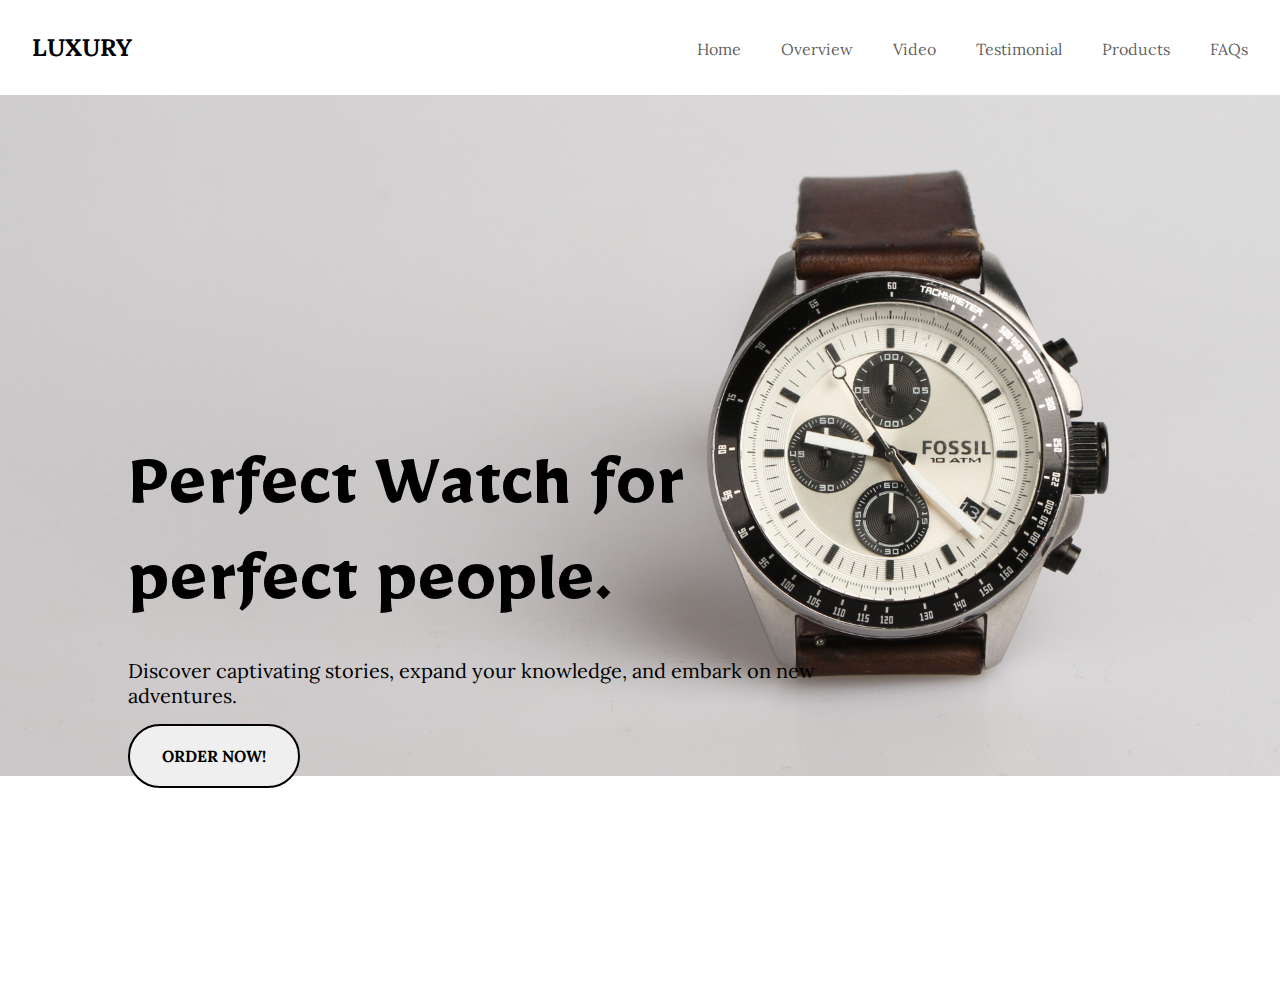
<file: home/index.html>
<!DOCTYPE html>
<html lang="en">
  <head>
    <meta charset="UTF-8" />
    <meta name="viewport" content="width=device-width, initial-scale=1.0" />
    <title>AR-Watch</title>
    <link rel="stylesheet" href="style.css" />
    <link rel="preconnect" href="https://fonts.googleapis.com" />
    <link rel="preconnect" href="https://fonts.gstatic.com" crossorigin />
    <link
      href="https://fonts.googleapis.com/css2?family=Chilanka&family=Lora:ital,wght@0,400..700;1,400..700&family=Montserrat:ital,wght@0,100..900;1,100..900&family=Neucha&family=Syne:wght@400..800&display=swap"
      rel="stylesheet"
    />
    <link
      href="https://fonts.googleapis.com/css2?family=Chilanka&family=Lora:ital,wght@0,400..700;1,400..700&family=Mirza:wght@400;500;600;700&family=Montserrat:ital,wght@0,100..900;1,100..900&family=Neucha&family=Syne:wght@400..800&display=swap"
      rel="stylesheet"
    />
  </head>
  <body>
    <!-- navbar -->
    <nav class="navbar">
      <div class="logo">
        <h2>LUXURY</h2>
      </div>
      <ul class="nav-list">
        <li class="nav-item"><a href="#home">Home</a></li>
        <li class="nav-item"><a href="#overview">Overview</a></li>
        <li class="nav-item"><a href="#video">Video</a></li>
        <li class="nav-item"><a href="#testimonial">Testimonial</a></li>
        <li class="nav-item"><a href="#products">Products</a></li>
        <li class="nav-item"><a href="#faqs">FAQs</a></li>
      </ul>
    </nav>
    <div class="banner">
      <div class="banner-image">
        <img src="../images/banner-image1.jpg" alt="banner-image1" />
      </div>
      <div class="banner-content">
        <h1>Perfect Watch for perfect people.</h1>
        <p>
          Discover captivating stories, expand your knowledge, and embark on new
          adventures.
        </p>
        <button class="order-btn">ORDER NOW!</button>
      </div>
    </div>
  </body>
</html>
</file>
<file: home/style.css>
* {
  margin: 0;
  padding: 0;
  box-sizing: border-box;
  font-family: Lora, sans-serif;
}

img {
  max-width: 100%;
  height: auto;
}

/* style for navbar */
.navbar {
  padding: 2rem;
  display: flex;
  justify-content: space-between;
}
.nav-list {
  list-style-type: none;
  display: flex;
  gap: 2.5rem;
  align-items: center;
}
.nav-list a {
  text-decoration: none;
  color: rgba(0, 0, 0, 0.65);
  font-size: 1rem;
}
.nav-item {
  font-size: 1.2rem;
  position: relative;
  cursor: pointer;
  transition: 0.3s;
}
.nav-item::before {
  content: "";
  position: absolute;
  bottom: -10px;
  left: 50%;
  transform: translateX(-50%) scaleX(0);
  height: 2px;
  width: 100%;
  background-color: #2c2d2b;
  transition: 0.3s;
  box-shadow: 0 0 3px #f1f8e9;
}

.nav-item:hover::before {
  transform: translateX(-50%) scaleX(1);
}

.nav-item:hover {
  text-shadow: 0 0 10px #f1f8e9;
}

/* style for banner */
.banner-image {
  width: 100%;
  height: 100vh;
  object-fit: cover;
  position: relative;
}
.banner-content {
  max-width: 700px;
  position: absolute;
  top: 50%;
  left: 10%;
  display: flex;
  flex-direction: column;
  gap: 1rem;
  align-items: start;
}
.banner-content h1 {
  font-size: 5rem;
  font-family: Mirza;
}
.banner-content p {
  font-size: 1.25rem;
  font-family: Lora;
  text-align: left;
}
.order-btn {
  padding: 1.25rem 2rem;
  border-radius: 4rem;
  border: solid 2px #000;
  font-family: Lora;
  font-size: 1rem;
  font-weight: bold;
}
.order-btn:hover {
  background-color: #343a40;
  color: white;
  border: none;
  cursor: pointer;
}
</file>
